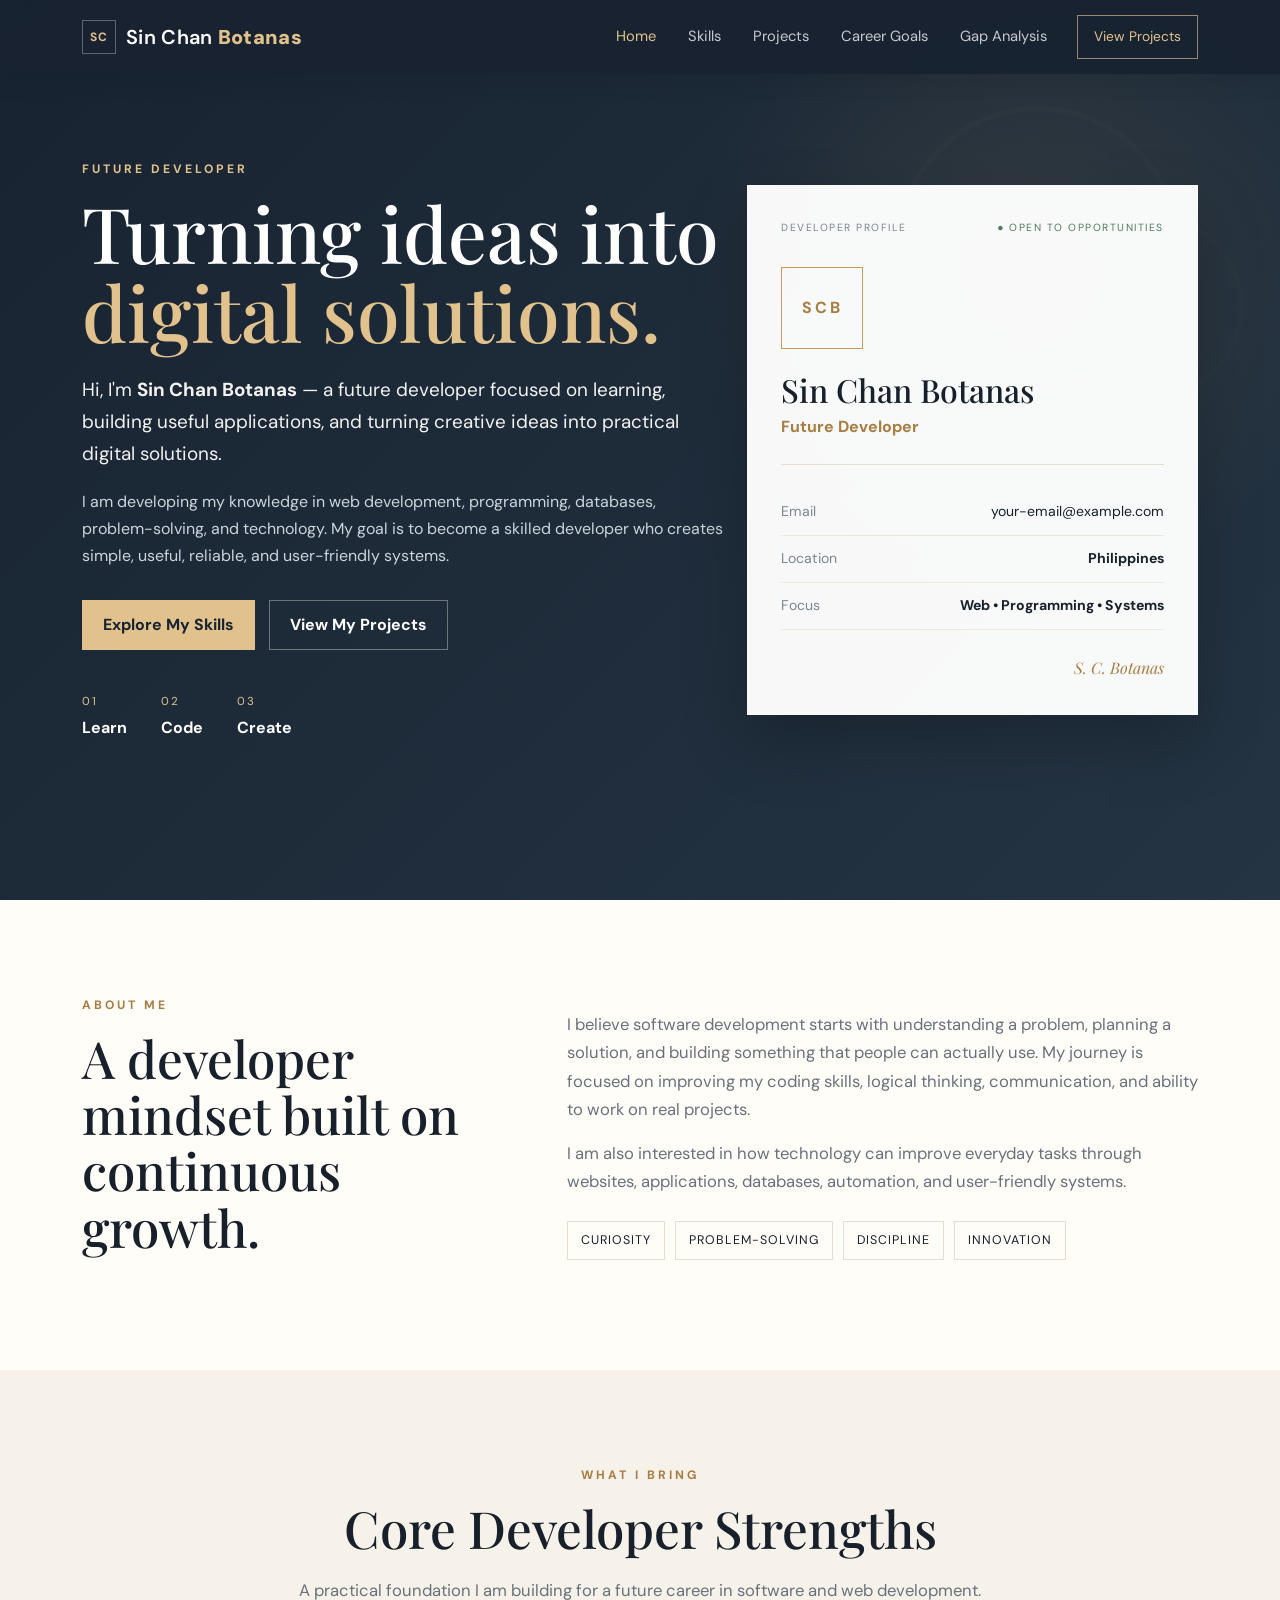
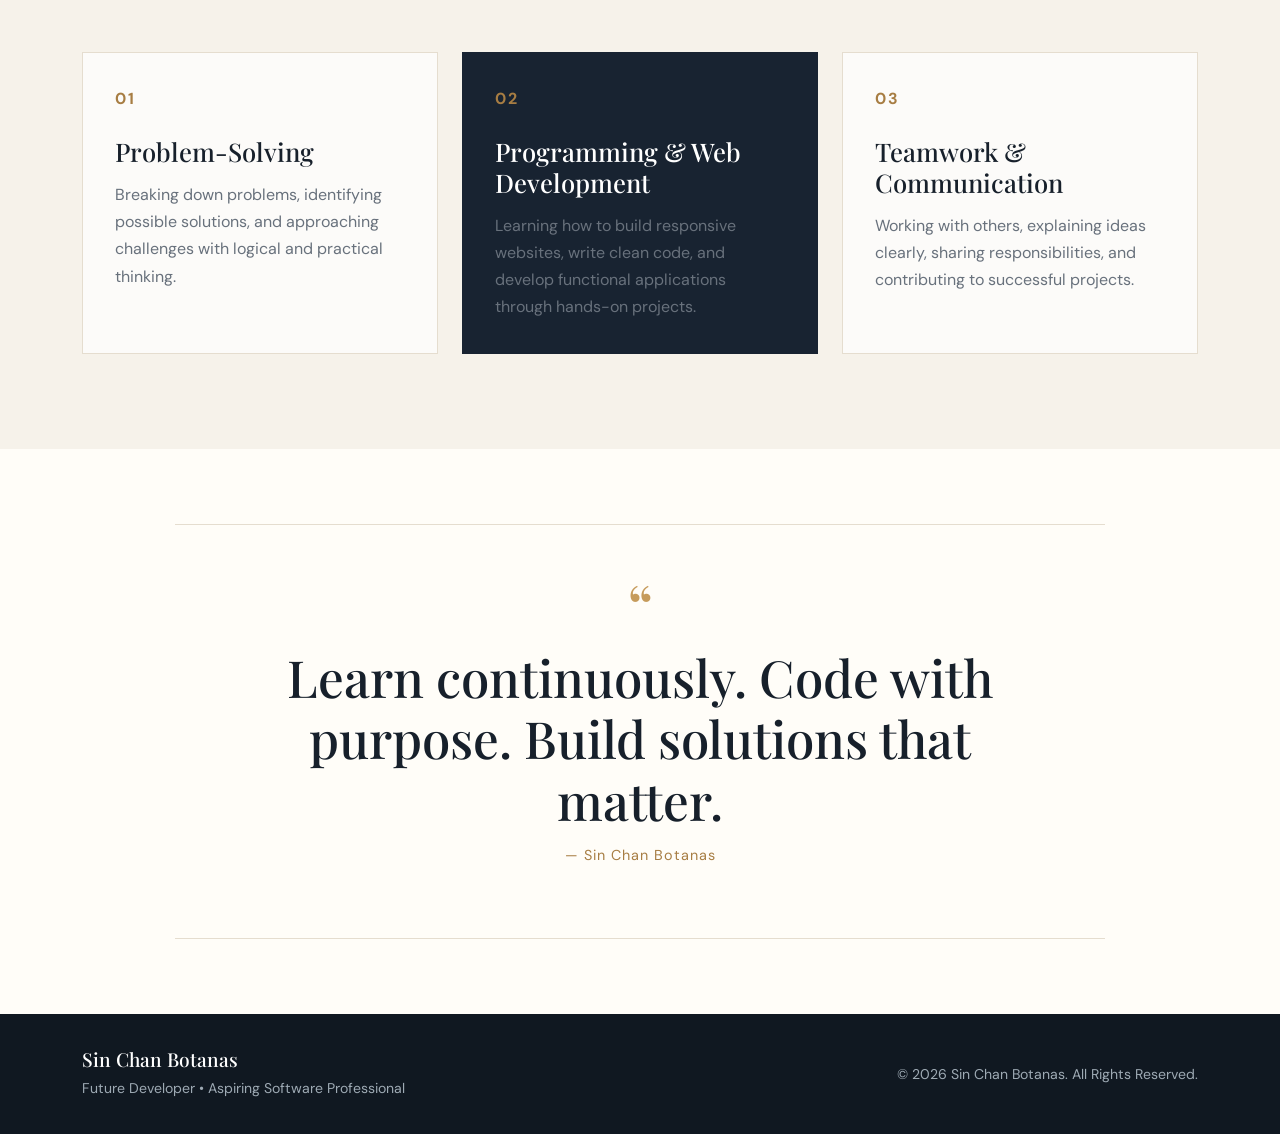
<file: index.html>
<!DOCTYPE html>
<html lang="en">
<head>
    <meta charset="UTF-8">
    <meta name="viewport" content="width=device-width, initial-scale=1.0">

    <title>Sin Chan Botanas | Future Developer</title>

    <link rel="preconnect" href="https://fonts.googleapis.com">
    <link rel="preconnect" href="https://fonts.gstatic.com" crossorigin>

    <link href="https://fonts.googleapis.com/css2?family=DM+Sans:wght@400;500;600;700&family=Playfair+Display:wght@600;700&display=swap" rel="stylesheet">

    <link href="https://cdn.jsdelivr.net/npm/bootstrap@5.3.3/dist/css/bootstrap.min.css" rel="stylesheet">

    <link rel="stylesheet" href="style.css">
</head>

<body>

    <!-- NAVIGATION -->
    <nav class="navbar navbar-expand-lg fixed-top">
        <div class="container">

            <a class="navbar-brand" href="index.html">
                <span class="brand-mark">SC</span>
                <span>Sin Chan <strong>Botanas</strong></span>
            </a>

            <button
                class="navbar-toggler"
                type="button"
                data-bs-toggle="collapse"
                data-bs-target="#navbarNav"
                aria-label="Toggle navigation">

                <span class="navbar-toggler-icon"></span>
            </button>

            <div class="collapse navbar-collapse" id="navbarNav">

                <ul class="navbar-nav ms-auto align-items-lg-center">

                    <li class="nav-item">
                        <a class="nav-link active" href="index.html">
                            Home
                        </a>
                    </li>

                    <li class="nav-item">
                        <a class="nav-link" href="skills.html">
                            Skills
                        </a>
                    </li>

                    <li class="nav-item">
                        <a class="nav-link" href="projects.html">
                            Projects
                        </a>
                    </li>

                    <li class="nav-item">
                        <a class="nav-link" href="career-goals.html">
                            Career Goals
                        </a>
                    </li>

                    <li class="nav-item">
                        <a class="nav-link" href="gap-analysis.html">
                            Gap Analysis
                        </a>
                    </li>

                </ul>

                <a href="projects.html" class="nav-cta">
                    View Projects
                </a>

            </div>
        </div>
    </nav>


    <!-- HERO SECTION -->
    <header class="hero-section">

        <div class="hero-glow hero-glow-one"></div>
        <div class="hero-glow hero-glow-two"></div>

        <div class="container position-relative">

            <div class="row align-items-center min-vh-100 py-5">

                <div class="col-lg-7">

                    <p class="eyebrow">
                        FUTURE DEVELOPER
                    </p>

                    <h1>
                        Turning ideas into
                        <span>digital solutions.</span>
                    </h1>

                    <p class="hero-tagline">
                        Hi, I'm <strong>Sin Chan Botanas</strong> —
                        a future developer focused on learning,
                        building useful applications, and turning
                        creative ideas into practical digital solutions.
                    </p>

                    <p class="hero-text">
                        I am developing my knowledge in web development,
                        programming, databases, problem-solving, and technology.
                        My goal is to become a skilled developer who creates
                        simple, useful, reliable, and user-friendly systems.
                    </p>

                    <div class="hero-buttons">

                        <a href="skills.html" class="btn btn-gold">
                            Explore My Skills
                        </a>

                        <a href="projects.html" class="btn btn-outline-light-custom">
                            View My Projects
                        </a>

                    </div>

                    <div class="mini-stats">

                        <div>
                            <span>01</span>
                            <strong>Learn</strong>
                        </div>

                        <div>
                            <span>02</span>
                            <strong>Code</strong>
                        </div>

                        <div>
                            <span>03</span>
                            <strong>Create</strong>
                        </div>

                    </div>

                </div>


                <div class="col-lg-5 mt-5 mt-lg-0">

                    <div class="executive-card">

                        <div class="card-topline">

                            <span>
                                DEVELOPER PROFILE
                            </span>

                            <span class="status-dot">
                                ● OPEN TO OPPORTUNITIES
                            </span>

                        </div>

                        <div class="profile-badge">
                            SCB
                        </div>

                        <h2>
                            Sin Chan Botanas
                        </h2>

                        <p class="profile-role">
                            Future Developer
                        </p>

                        <div class="profile-divider"></div>


                        <div class="profile-row">

                            <span>
                                Email
                            </span>

                            <a href="mailto:your-email@example.com">
                                your-email@example.com
                            </a>

                        </div>


                        <div class="profile-row">

                            <span>
                                Location
                            </span>

                            <strong>
                                Philippines
                            </strong>

                        </div>


                        <div class="profile-row">

                            <span>
                                Focus
                            </span>

                            <strong>
                                Web • Programming • Systems
                            </strong>

                        </div>


                        <div class="signature">
                            S. C. Botanas
                        </div>

                    </div>

                </div>

            </div>

        </div>

    </header>


    <!-- ABOUT -->
    <section class="section-padding about-section">

        <div class="container">

            <div class="row align-items-center g-5">

                <div class="col-lg-5">

                    <p class="eyebrow dark-eyebrow">
                        ABOUT ME
                    </p>

                    <h2 class="section-title">
                        A developer mindset built on continuous growth.
                    </h2>

                </div>


                <div class="col-lg-7">

                    <p class="section-description">
                        I believe software development starts with understanding
                        a problem, planning a solution, and building something
                        that people can actually use. My journey is focused on
                        improving my coding skills, logical thinking,
                        communication, and ability to work on real projects.
                    </p>

                    <p class="section-description">
                        I am also interested in how technology can improve
                        everyday tasks through websites, applications,
                        databases, automation, and user-friendly systems.
                    </p>


                    <div class="value-line">

                        <span>
                            Curiosity
                        </span>

                        <span>
                            Problem-Solving
                        </span>

                        <span>
                            Discipline
                        </span>

                        <span>
                            Innovation
                        </span>

                    </div>

                </div>

            </div>

        </div>

    </section>


    <!-- CORE STRENGTHS -->
    <section class="section-padding showcase-section">

        <div class="container">

            <div class="text-center mb-5">

                <p class="eyebrow dark-eyebrow">
                    WHAT I BRING
                </p>

                <h2 class="section-title">
                    Core Developer Strengths
                </h2>

                <p class="section-description mx-auto">
                    A practical foundation I am building for a future
                    career in software and web development.
                </p>

            </div>


            <div class="row g-4">

                <div class="col-md-4">

                    <article class="business-card">

                        <div class="card-number">
                            01
                        </div>

                        <h3>
                            Problem-Solving
                        </h3>

                        <p>
                            Breaking down problems, identifying possible
                            solutions, and approaching challenges with
                            logical and practical thinking.
                        </p>

                    </article>

                </div>


                <div class="col-md-4">

                    <article class="business-card business-card-featured">

                        <div class="card-number">
                            02
                        </div>

                        <h3>
                            Programming & Web Development
                        </h3>

                        <p>
                            Learning how to build responsive websites,
                            write clean code, and develop functional
                            applications through hands-on projects.
                        </p>

                    </article>

                </div>


                <div class="col-md-4">

                    <article class="business-card">

                        <div class="card-number">
                            03
                        </div>

                        <h3>
                            Teamwork & Communication
                        </h3>

                        <p>
                            Working with others, explaining ideas clearly,
                            sharing responsibilities, and contributing
                            to successful projects.
                        </p>

                    </article>

                </div>

            </div>

        </div>

    </section>


    <!-- QUOTE -->
    <section class="quote-section">

        <div class="container">

            <div class="quote-box">

                <p class="quote-mark">
                    “
                </p>

                <h2>
                    Learn continuously. Code with purpose.
                    Build solutions that matter.
                </h2>

                <p>
                    — Sin Chan Botanas
                </p>

            </div>

        </div>

    </section>


    <!-- FOOTER -->
    <footer class="footer">

        <div class="container">

            <div class="row align-items-center gy-3">

                <div class="col-md-6">

                    <h4>
                        Sin Chan Botanas
                    </h4>

                    <p>
                        Future Developer • Aspiring Software Professional
                    </p>

                </div>


                <div class="col-md-6 text-md-end">

                    <p class="mb-0">
                        © <span id="year"></span>
                        Sin Chan Botanas.
                        All Rights Reserved.
                    </p>

                </div>

            </div>

        </div>

    </footer>


    <script src="https://cdn.jsdelivr.net/npm/bootstrap@5.3.3/dist/js/bootstrap.bundle.min.js"></script>

    <script src="script.js"></script>

</body>
</html>
</file>
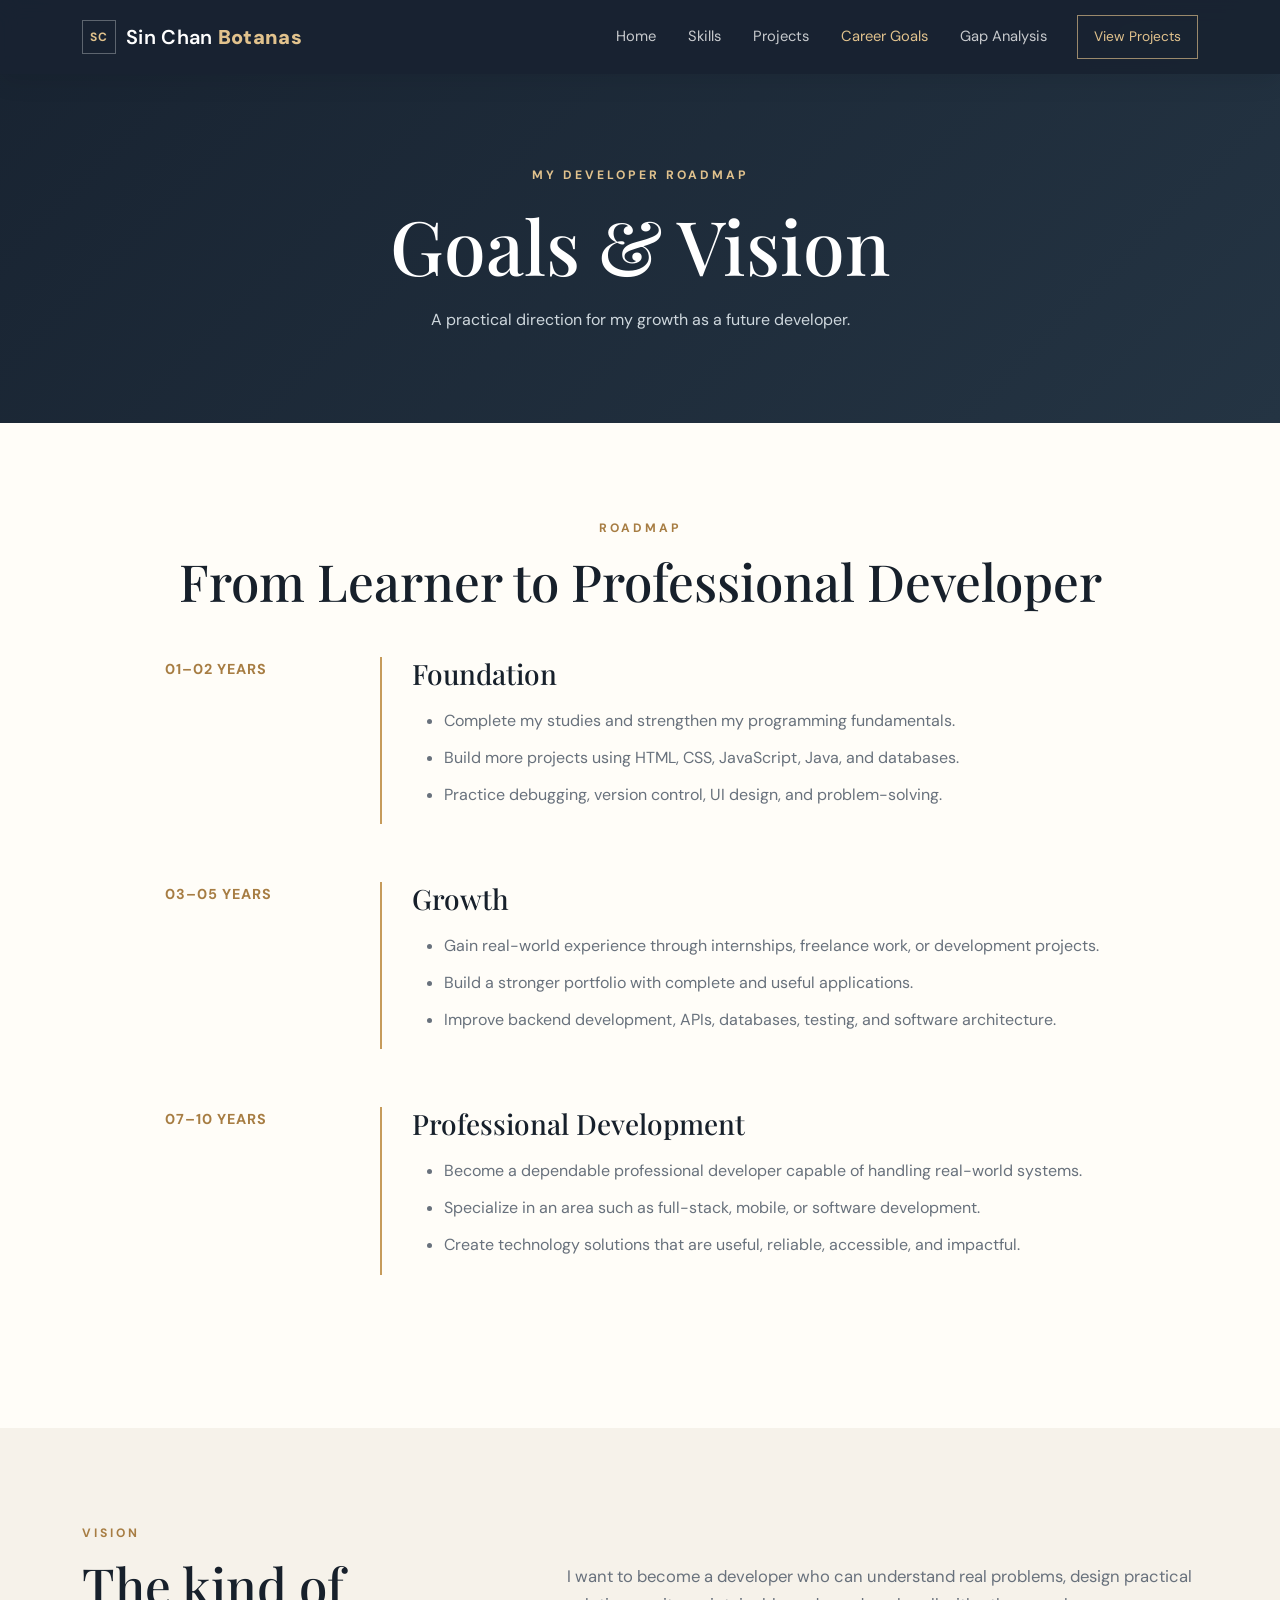
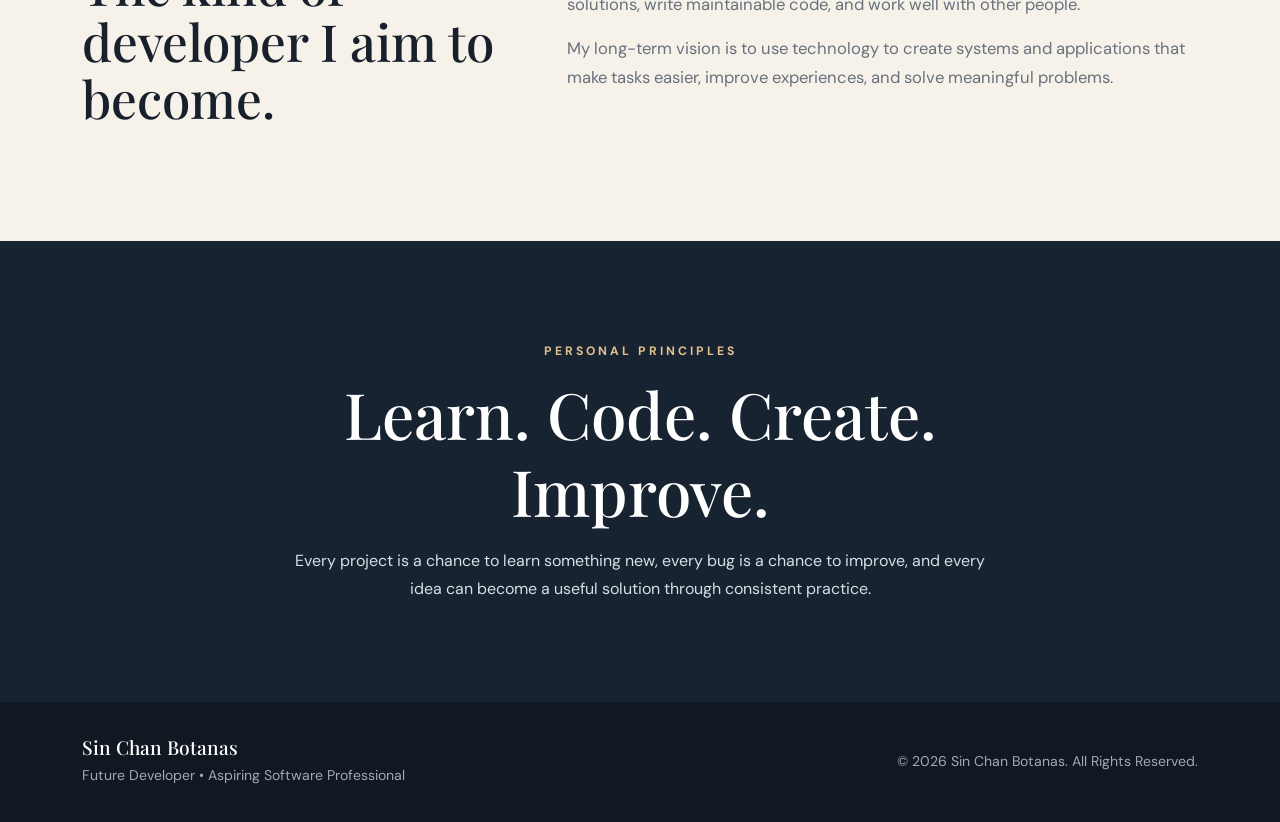
<file: career-goals.html>
<!DOCTYPE html>
<html lang="en">

<head>

    <meta charset="UTF-8">

    <meta name="viewport" content="width=device-width, initial-scale=1.0">

    <title>Career Goals | Sin Chan Botanas</title>

    <link rel="preconnect" href="https://fonts.googleapis.com">
    <link rel="preconnect" href="https://fonts.gstatic.com" crossorigin>

    <link href="https://fonts.googleapis.com/css2?family=DM+Sans:wght@400;500;600;700&family=Playfair+Display:wght@600;700&display=swap" rel="stylesheet">

    <link href="https://cdn.jsdelivr.net/npm/bootstrap@5.3.3/dist/css/bootstrap.min.css" rel="stylesheet">

    <link rel="stylesheet" href="style.css">

</head>


<body>


    <!-- NAVIGATION -->
    <nav class="navbar navbar-expand-lg fixed-top">

        <div class="container">

            <a class="navbar-brand" href="index.html">

                <span class="brand-mark">
                    SC
                </span>

                <span>
                    Sin Chan <strong>Botanas</strong>
                </span>

            </a>


            <button
                class="navbar-toggler"
                type="button"
                data-bs-toggle="collapse"
                data-bs-target="#navbarNav"
                aria-label="Toggle navigation">

                <span class="navbar-toggler-icon"></span>

            </button>


            <div class="collapse navbar-collapse" id="navbarNav">

                <ul class="navbar-nav ms-auto align-items-lg-center">

                    <li class="nav-item">

                        <a class="nav-link" href="index.html">
                            Home
                        </a>

                    </li>


                    <li class="nav-item">

                        <a class="nav-link" href="skills.html">
                            Skills
                        </a>

                    </li>


                    <li class="nav-item">

                        <a class="nav-link" href="projects.html">
                            Projects
                        </a>

                    </li>


                    <li class="nav-item">

                        <a class="nav-link active" href="career-goals.html">
                            Career Goals
                        </a>

                    </li>


                    <li class="nav-item">

                        <a class="nav-link" href="gap-analysis.html">
                            Gap Analysis
                        </a>

                    </li>

                </ul>


                <a href="projects.html" class="nav-cta">
                    View Projects
                </a>

            </div>

        </div>

    </nav>


    <!-- HEADER -->
    <header class="page-header">

        <div class="container text-center">

            <p class="eyebrow">
                MY DEVELOPER ROADMAP
            </p>

            <h1>
                Goals & Vision
            </h1>

            <p>
                A practical direction for my growth
                as a future developer.
            </p>

        </div>

    </header>


    <main>


        <!-- ROADMAP -->
        <section class="section-padding">

            <div class="container">

                <div class="text-center mb-5">

                    <p class="eyebrow dark-eyebrow">
                        ROADMAP
                    </p>

                    <h2 class="section-title">
                        From Learner to Professional Developer
                    </h2>

                </div>


                <div class="roadmap">


                    <!-- FOUNDATION -->
                    <div class="roadmap-item">

                        <span class="roadmap-year">
                            01–02 YEARS
                        </span>


                        <div class="roadmap-content">

                            <h3>
                                Foundation
                            </h3>

                            <ul>

                                <li>
                                    Complete my studies and strengthen
                                    my programming fundamentals.
                                </li>

                                <li>
                                    Build more projects using HTML,
                                    CSS, JavaScript, Java, and databases.
                                </li>

                                <li>
                                    Practice debugging, version control,
                                    UI design, and problem-solving.
                                </li>

                            </ul>

                        </div>

                    </div>


                    <!-- GROWTH -->
                    <div class="roadmap-item">

                        <span class="roadmap-year">
                            03–05 YEARS
                        </span>


                        <div class="roadmap-content">

                            <h3>
                                Growth
                            </h3>

                            <ul>

                                <li>
                                    Gain real-world experience through
                                    internships, freelance work,
                                    or development projects.
                                </li>

                                <li>
                                    Build a stronger portfolio with
                                    complete and useful applications.
                                </li>

                                <li>
                                    Improve backend development,
                                    APIs, databases, testing,
                                    and software architecture.
                                </li>

                            </ul>

                        </div>

                    </div>


                    <!-- PROFESSIONAL -->
                    <div class="roadmap-item">

                        <span class="roadmap-year">
                            07–10 YEARS
                        </span>


                        <div class="roadmap-content">

                            <h3>
                                Professional Development
                            </h3>

                            <ul>

                                <li>
                                    Become a dependable professional
                                    developer capable of handling
                                    real-world systems.
                                </li>

                                <li>
                                    Specialize in an area such as
                                    full-stack, mobile, or software
                                    development.
                                </li>

                                <li>
                                    Create technology solutions that
                                    are useful, reliable, accessible,
                                    and impactful.
                                </li>

                            </ul>

                        </div>

                    </div>


                </div>

            </div>

        </section>


        <!-- VISION -->
        <section class="section-padding light-band">

            <div class="container">

                <div class="row g-5 align-items-center">


                    <div class="col-lg-5">

                        <p class="eyebrow dark-eyebrow">
                            VISION
                        </p>

                        <h2 class="section-title">
                            The kind of developer I aim to become.
                        </h2>

                    </div>


                    <div class="col-lg-7">

                        <p class="section-description">

                            I want to become a developer who can
                            understand real problems, design practical
                            solutions, write maintainable code, and
                            work well with other people.

                        </p>


                        <p class="section-description">

                            My long-term vision is to use technology
                            to create systems and applications that
                            make tasks easier, improve experiences,
                            and solve meaningful problems.

                        </p>

                    </div>


                </div>

            </div>

        </section>


        <!-- MOTIVATION -->
        <section class="motivation-section">

            <div class="container text-center">

                <p class="eyebrow">
                    PERSONAL PRINCIPLES
                </p>

                <h2>
                    Learn. Code. Create. Improve.
                </h2>

                <p>

                    Every project is a chance to learn something new,
                    every bug is a chance to improve, and every idea
                    can become a useful solution through consistent
                    practice.

                </p>

            </div>

        </section>


    </main>


    <!-- FOOTER -->
    <footer class="footer">

        <div class="container">

            <div class="row align-items-center gy-3">


                <div class="col-md-6">

                    <h4>
                        Sin Chan Botanas
                    </h4>

                    <p>
                        Future Developer • Aspiring Software Professional
                    </p>

                </div>


                <div class="col-md-6 text-md-end">

                    <p class="mb-0">

                        © <span id="year"></span>
                        Sin Chan Botanas.
                        All Rights Reserved.

                    </p>

                </div>


            </div>

        </div>

    </footer>


    <script src="https://cdn.jsdelivr.net/npm/bootstrap@5.3.3/dist/js/bootstrap.bundle.min.js"></script>

    <script src="script.js"></script>

</body>
</html>
</file>
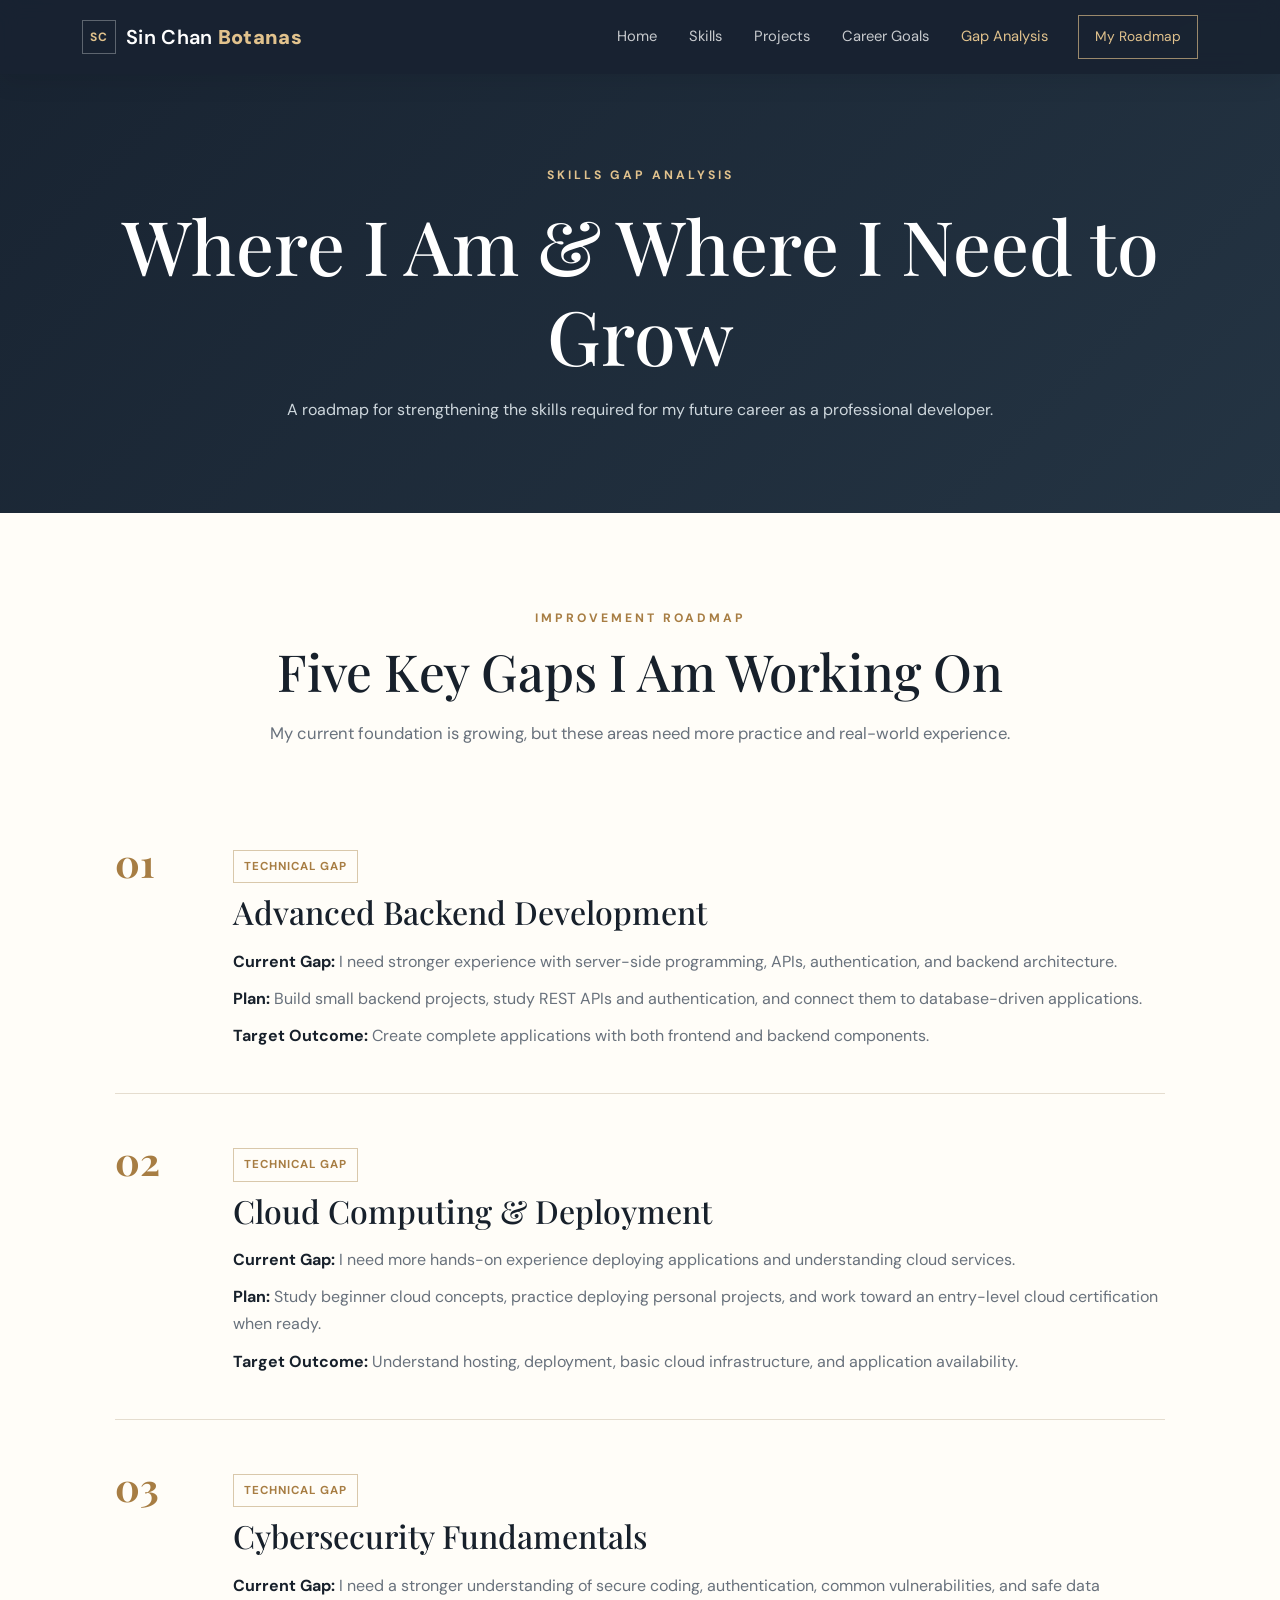
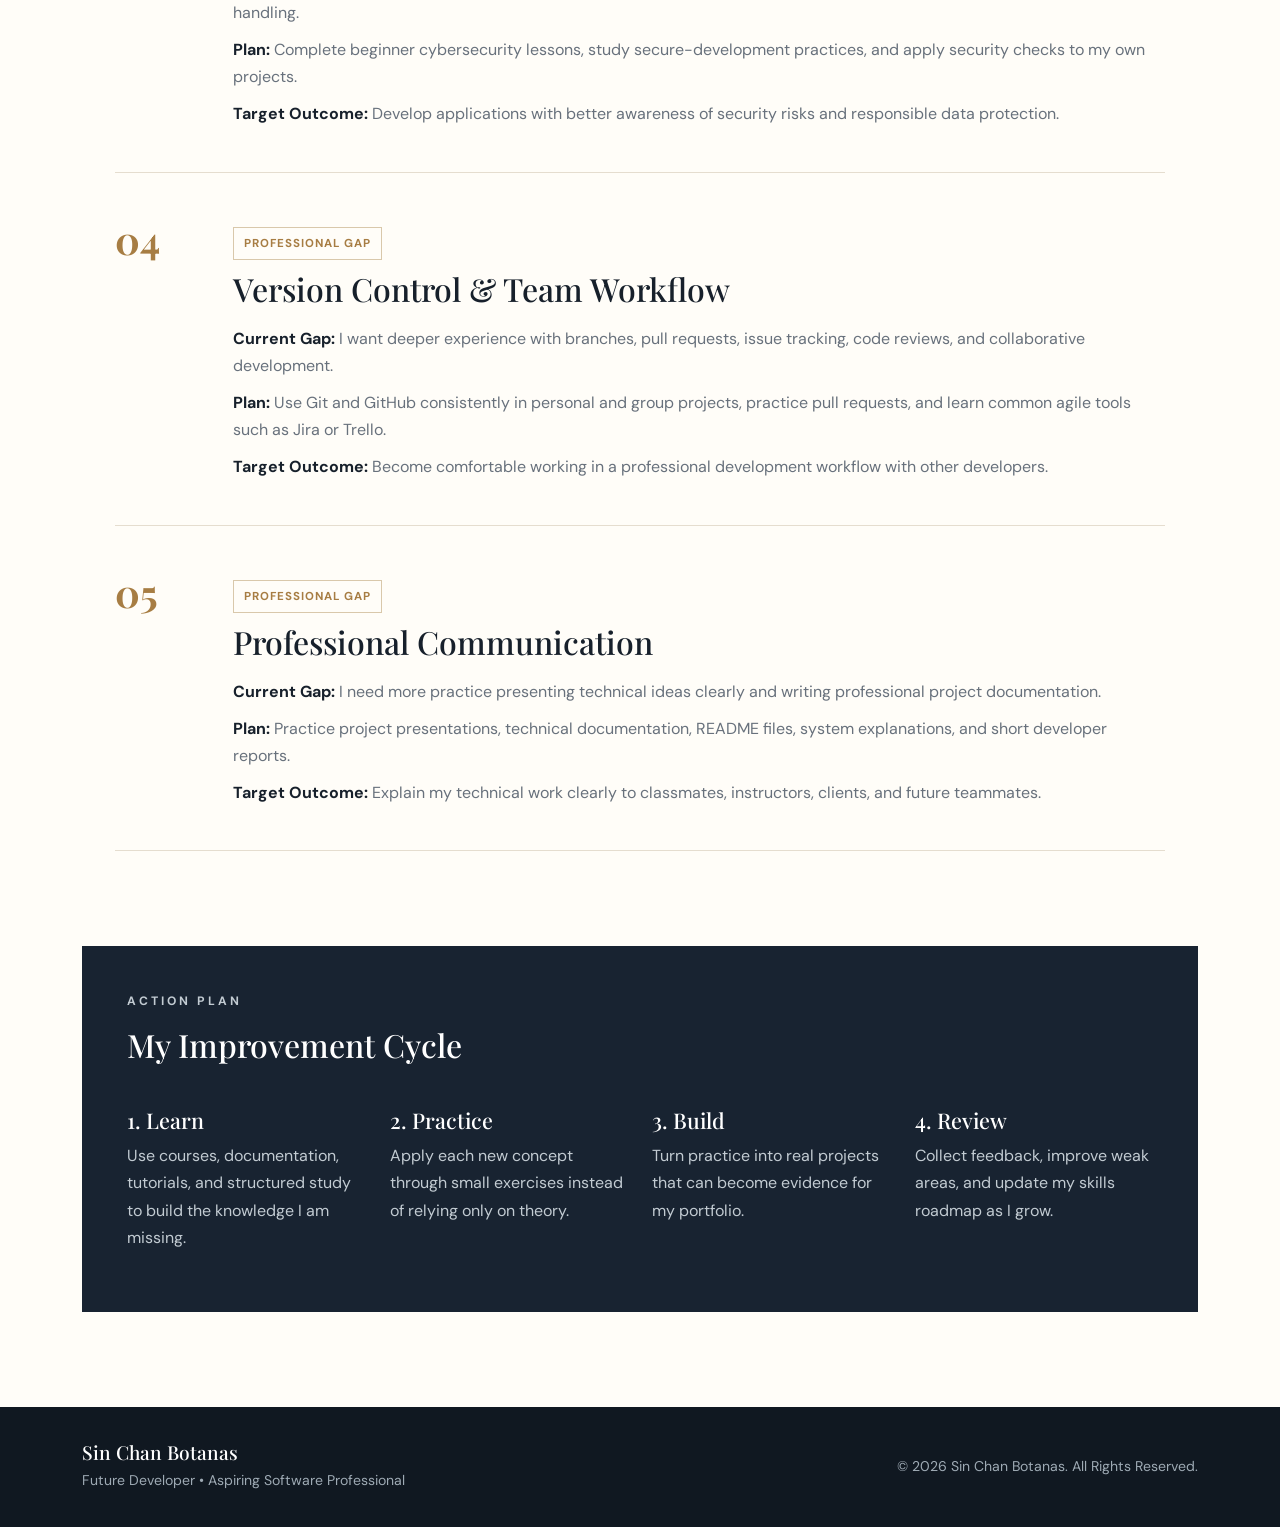
<file: gap-analysis.html>
<!DOCTYPE html>
<html lang="en">
<head>
    <meta charset="UTF-8">
    <meta name="viewport" content="width=device-width, initial-scale=1.0">
    <title>Gap Analysis | Sin Chan Botanas</title>

    <link rel="preconnect" href="https://fonts.googleapis.com">
    <link rel="preconnect" href="https://fonts.gstatic.com" crossorigin>
    <link href="https://fonts.googleapis.com/css2?family=DM+Sans:wght@400;500;600;700&family=Playfair+Display:wght@600;700&display=swap" rel="stylesheet">

    <link href="https://cdn.jsdelivr.net/npm/bootstrap@5.3.3/dist/css/bootstrap.min.css" rel="stylesheet">
    <link rel="stylesheet" href="style.css">
</head>

<body>
    <nav class="navbar navbar-expand-lg fixed-top">
        <div class="container">
            <a class="navbar-brand" href="index.html">
                <span class="brand-mark">SC</span>
                <span>Sin Chan <strong>Botanas</strong></span>
            </a>

            <button class="navbar-toggler" type="button" data-bs-toggle="collapse" data-bs-target="#navbarNav" aria-label="Toggle navigation">
                <span class="navbar-toggler-icon"></span>
            </button>

            <div class="collapse navbar-collapse" id="navbarNav">
                <ul class="navbar-nav ms-auto align-items-lg-center">
                    <li class="nav-item"><a class="nav-link" href="index.html">Home</a></li>
                    <li class="nav-item"><a class="nav-link" href="skills.html">Skills</a></li>
                    <li class="nav-item"><a class="nav-link" href="projects.html">Projects</a></li>
                    <li class="nav-item"><a class="nav-link" href="career-goals.html">Career Goals</a></li>
                    <li class="nav-item"><a class="nav-link active" href="gap-analysis.html">Gap Analysis</a></li>
                </ul>
                <a href="career-goals.html" class="nav-cta">My Roadmap</a>
            </div>
        </div>
    </nav>

    <header class="page-header">
        <div class="container text-center">
            <p class="eyebrow">SKILLS GAP ANALYSIS</p>
            <h1>Where I Am & Where I Need to Grow</h1>
            <p>A roadmap for strengthening the skills required for my future career as a professional developer.</p>
        </div>
    </header>

    <main class="section-padding">
        <div class="container">
            <div class="text-center mb-5">
                <p class="eyebrow dark-eyebrow">IMPROVEMENT ROADMAP</p>
                <h2 class="section-title">Five Key Gaps I Am Working On</h2>
                <p class="section-description mx-auto">
                    My current foundation is growing, but these areas need more practice and real-world experience.
                </p>
            </div>

            <div class="gap-list">
                <article class="gap-card">
                    <div class="gap-number">01</div>
                    <div class="gap-content">
                        <span class="skill-tag">Technical Gap</span>
                        <h2>Advanced Backend Development</h2>
                        <p><strong>Current Gap:</strong> I need stronger experience with server-side programming, APIs, authentication, and backend architecture.</p>
                        <p><strong>Plan:</strong> Build small backend projects, study REST APIs and authentication, and connect them to database-driven applications.</p>
                        <p><strong>Target Outcome:</strong> Create complete applications with both frontend and backend components.</p>
                    </div>
                </article>

                <article class="gap-card">
                    <div class="gap-number">02</div>
                    <div class="gap-content">
                        <span class="skill-tag">Technical Gap</span>
                        <h2>Cloud Computing & Deployment</h2>
                        <p><strong>Current Gap:</strong> I need more hands-on experience deploying applications and understanding cloud services.</p>
                        <p><strong>Plan:</strong> Study beginner cloud concepts, practice deploying personal projects, and work toward an entry-level cloud certification when ready.</p>
                        <p><strong>Target Outcome:</strong> Understand hosting, deployment, basic cloud infrastructure, and application availability.</p>
                    </div>
                </article>

                <article class="gap-card">
                    <div class="gap-number">03</div>
                    <div class="gap-content">
                        <span class="skill-tag">Technical Gap</span>
                        <h2>Cybersecurity Fundamentals</h2>
                        <p><strong>Current Gap:</strong> I need a stronger understanding of secure coding, authentication, common vulnerabilities, and safe data handling.</p>
                        <p><strong>Plan:</strong> Complete beginner cybersecurity lessons, study secure-development practices, and apply security checks to my own projects.</p>
                        <p><strong>Target Outcome:</strong> Develop applications with better awareness of security risks and responsible data protection.</p>
                    </div>
                </article>

                <article class="gap-card">
                    <div class="gap-number">04</div>
                    <div class="gap-content">
                        <span class="skill-tag">Professional Gap</span>
                        <h2>Version Control & Team Workflow</h2>
                        <p><strong>Current Gap:</strong> I want deeper experience with branches, pull requests, issue tracking, code reviews, and collaborative development.</p>
                        <p><strong>Plan:</strong> Use Git and GitHub consistently in personal and group projects, practice pull requests, and learn common agile tools such as Jira or Trello.</p>
                        <p><strong>Target Outcome:</strong> Become comfortable working in a professional development workflow with other developers.</p>
                    </div>
                </article>

                <article class="gap-card">
                    <div class="gap-number">05</div>
                    <div class="gap-content">
                        <span class="skill-tag">Professional Gap</span>
                        <h2>Professional Communication</h2>
                        <p><strong>Current Gap:</strong> I need more practice presenting technical ideas clearly and writing professional project documentation.</p>
                        <p><strong>Plan:</strong> Practice project presentations, technical documentation, README files, system explanations, and short developer reports.</p>
                        <p><strong>Target Outcome:</strong> Explain my technical work clearly to classmates, instructors, clients, and future teammates.</p>
                    </div>
                </article>
            </div>

            <section class="section-padding pb-0">
                <div class="business-panel">
                    <p class="eyebrow">ACTION PLAN</p>
                    <h2>My Improvement Cycle</h2>
                    <div class="row g-4 mt-2">
                        <div class="col-md-3">
                            <h4>1. Learn</h4>
                            <p>Use courses, documentation, tutorials, and structured study to build the knowledge I am missing.</p>
                        </div>
                        <div class="col-md-3">
                            <h4>2. Practice</h4>
                            <p>Apply each new concept through small exercises instead of relying only on theory.</p>
                        </div>
                        <div class="col-md-3">
                            <h4>3. Build</h4>
                            <p>Turn practice into real projects that can become evidence for my portfolio.</p>
                        </div>
                        <div class="col-md-3">
                            <h4>4. Review</h4>
                            <p>Collect feedback, improve weak areas, and update my skills roadmap as I grow.</p>
                        </div>
                    </div>
                </div>
            </section>
        </div>
    </main>

    <footer class="footer">
        <div class="container">
            <div class="row align-items-center gy-3">
                <div class="col-md-6">
                    <h4>Sin Chan Botanas</h4>
                    <p>Future Developer • Aspiring Software Professional</p>
                </div>
                <div class="col-md-6 text-md-end">
                    <p class="mb-0">© <span id="year"></span> Sin Chan Botanas. All Rights Reserved.</p>
                </div>
            </div>
        </div>
    </footer>

    <script src="https://cdn.jsdelivr.net/npm/bootstrap@5.3.3/dist/js/bootstrap.bundle.min.js"></script>
    <script src="script.js"></script>
</body>
</html>
</file>
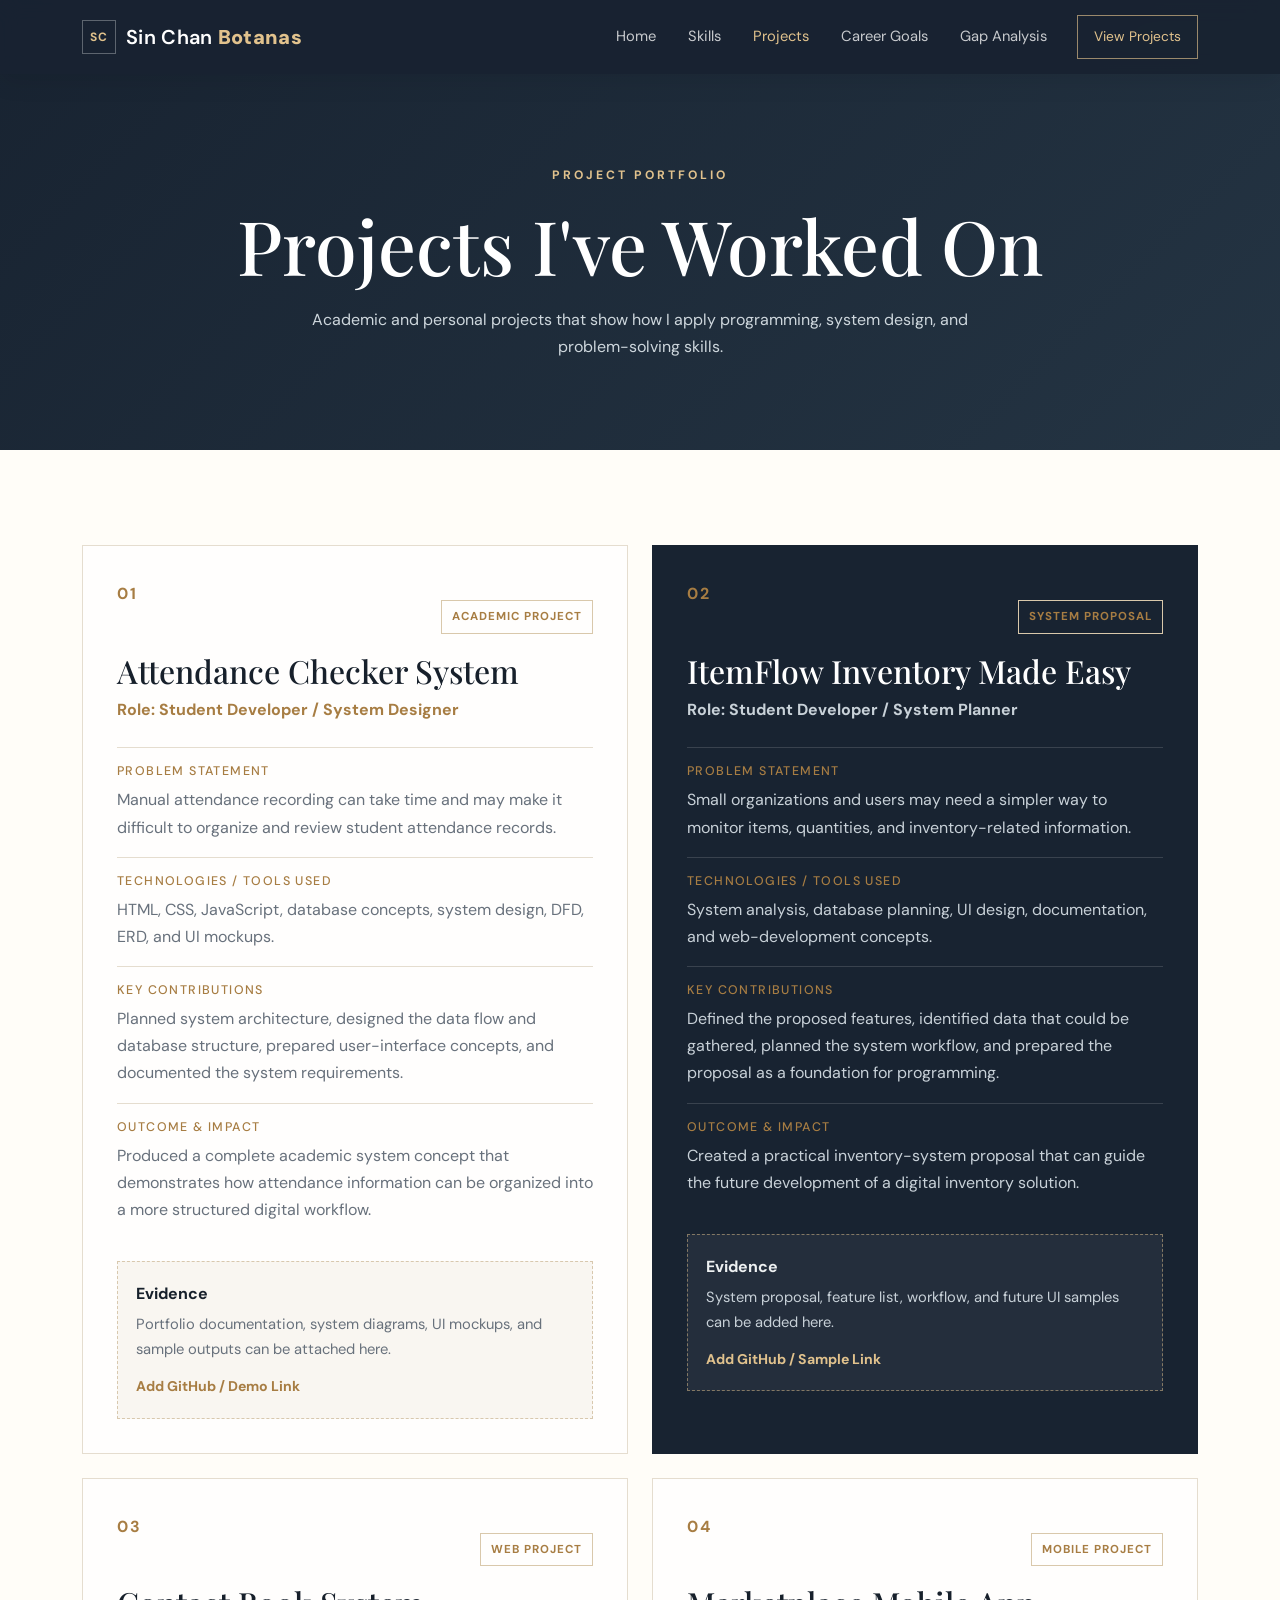
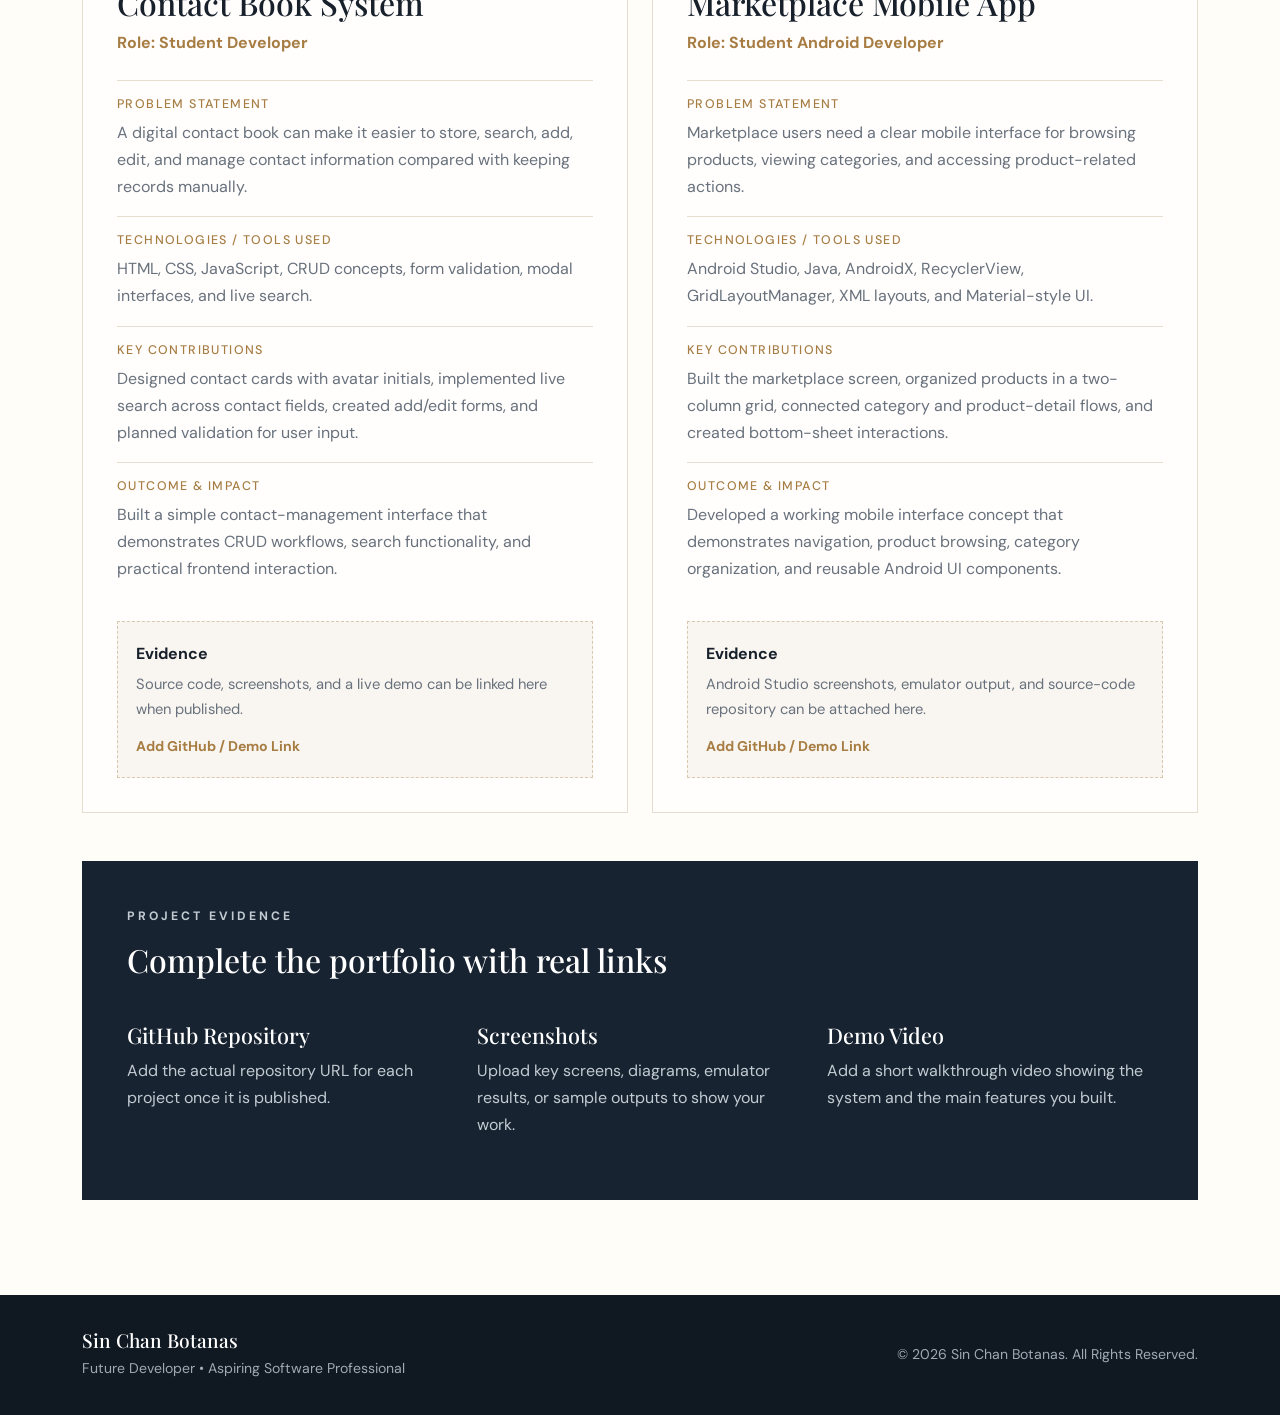
<file: projects.html>
<!DOCTYPE html>
<html lang="en">
<head>
    <meta charset="UTF-8">
    <meta name="viewport" content="width=device-width, initial-scale=1.0">
    <title>Projects | Sin Chan Botanas</title>

    <link rel="preconnect" href="https://fonts.googleapis.com">
    <link rel="preconnect" href="https://fonts.gstatic.com" crossorigin>
    <link href="https://fonts.googleapis.com/css2?family=DM+Sans:wght@400;500;600;700&family=Playfair+Display:wght@600;700&display=swap" rel="stylesheet">

    <link href="https://cdn.jsdelivr.net/npm/bootstrap@5.3.3/dist/css/bootstrap.min.css" rel="stylesheet">
    <link rel="stylesheet" href="style.css">
</head>

<body>
    <nav class="navbar navbar-expand-lg fixed-top">
        <div class="container">
            <a class="navbar-brand" href="index.html">
                <span class="brand-mark">SC</span>
                <span>Sin Chan <strong>Botanas</strong></span>
            </a>

            <button class="navbar-toggler" type="button" data-bs-toggle="collapse" data-bs-target="#navbarNav" aria-label="Toggle navigation">
                <span class="navbar-toggler-icon"></span>
            </button>

            <div class="collapse navbar-collapse" id="navbarNav">
                <ul class="navbar-nav ms-auto align-items-lg-center">
                    <li class="nav-item"><a class="nav-link" href="index.html">Home</a></li>
                    <li class="nav-item"><a class="nav-link" href="skills.html">Skills</a></li>
                    <li class="nav-item"><a class="nav-link active" href="projects.html">Projects</a></li>
                    <li class="nav-item"><a class="nav-link" href="career-goals.html">Career Goals</a></li>
                    <li class="nav-item"><a class="nav-link" href="gap-analysis.html">Gap Analysis</a></li>
                </ul>
                <a href="projects.html" class="nav-cta">View Projects</a>
            </div>
        </div>
    </nav>

    <header class="page-header">
        <div class="container text-center">
            <p class="eyebrow">PROJECT PORTFOLIO</p>
            <h1>Projects I've Worked On</h1>
            <p>Academic and personal projects that show how I apply programming, system design, and problem-solving skills.</p>
        </div>
    </header>

    <main class="section-padding">
        <div class="container">
            <div class="row g-4">

                <div class="col-lg-6">
                    <article class="project-card">
                        <div class="project-top">
                            <span class="card-number">01</span>
                            <span class="skill-tag">Academic Project</span>
                        </div>
                        <h2>Attendance Checker System</h2>
                        <p class="project-role">Role: Student Developer / System Designer</p>

                        <div class="project-block">
                            <h4>Problem Statement</h4>
                            <p>
                                Manual attendance recording can take time and may make it difficult to organize
                                and review student attendance records.
                            </p>
                        </div>

                        <div class="project-block">
                            <h4>Technologies / Tools Used</h4>
                            <p>HTML, CSS, JavaScript, database concepts, system design, DFD, ERD, and UI mockups.</p>
                        </div>

                        <div class="project-block">
                            <h4>Key Contributions</h4>
                            <p>
                                Planned system architecture, designed the data flow and database structure,
                                prepared user-interface concepts, and documented the system requirements.
                            </p>
                        </div>

                        <div class="project-block">
                            <h4>Outcome & Impact</h4>
                            <p>
                                Produced a complete academic system concept that demonstrates how attendance
                                information can be organized into a more structured digital workflow.
                            </p>
                        </div>

                        <div class="evidence-box">
                            <strong>Evidence</strong>
                            <p>Portfolio documentation, system diagrams, UI mockups, and sample outputs can be attached here.</p>
                            <a href="#" class="evidence-link" onclick="return false;">Add GitHub / Demo Link</a>
                        </div>
                    </article>
                </div>

                <div class="col-lg-6">
                    <article class="project-card project-card-featured">
                        <div class="project-top">
                            <span class="card-number">02</span>
                            <span class="skill-tag">System Proposal</span>
                        </div>
                        <h2>ItemFlow Inventory Made Easy</h2>
                        <p class="project-role">Role: Student Developer / System Planner</p>

                        <div class="project-block">
                            <h4>Problem Statement</h4>
                            <p>
                                Small organizations and users may need a simpler way to monitor items,
                                quantities, and inventory-related information.
                            </p>
                        </div>

                        <div class="project-block">
                            <h4>Technologies / Tools Used</h4>
                            <p>System analysis, database planning, UI design, documentation, and web-development concepts.</p>
                        </div>

                        <div class="project-block">
                            <h4>Key Contributions</h4>
                            <p>
                                Defined the proposed features, identified data that could be gathered,
                                planned the system workflow, and prepared the proposal as a foundation for programming.
                            </p>
                        </div>

                        <div class="project-block">
                            <h4>Outcome & Impact</h4>
                            <p>
                                Created a practical inventory-system proposal that can guide the future development
                                of a digital inventory solution.
                            </p>
                        </div>

                        <div class="evidence-box">
                            <strong>Evidence</strong>
                            <p>System proposal, feature list, workflow, and future UI samples can be added here.</p>
                            <a href="#" class="evidence-link" onclick="return false;">Add GitHub / Sample Link</a>
                        </div>
                    </article>
                </div>

                <div class="col-lg-6">
                    <article class="project-card">
                        <div class="project-top">
                            <span class="card-number">03</span>
                            <span class="skill-tag">Web Project</span>
                        </div>
                        <h2>Contact Book System</h2>
                        <p class="project-role">Role: Student Developer</p>

                        <div class="project-block">
                            <h4>Problem Statement</h4>
                            <p>
                                A digital contact book can make it easier to store, search, add, edit,
                                and manage contact information compared with keeping records manually.
                            </p>
                        </div>

                        <div class="project-block">
                            <h4>Technologies / Tools Used</h4>
                            <p>HTML, CSS, JavaScript, CRUD concepts, form validation, modal interfaces, and live search.</p>
                        </div>

                        <div class="project-block">
                            <h4>Key Contributions</h4>
                            <p>
                                Designed contact cards with avatar initials, implemented live search across
                                contact fields, created add/edit forms, and planned validation for user input.
                            </p>
                        </div>

                        <div class="project-block">
                            <h4>Outcome & Impact</h4>
                            <p>
                                Built a simple contact-management interface that demonstrates CRUD workflows,
                                search functionality, and practical frontend interaction.
                            </p>
                        </div>

                        <div class="evidence-box">
                            <strong>Evidence</strong>
                            <p>Source code, screenshots, and a live demo can be linked here when published.</p>
                            <a href="#" class="evidence-link" onclick="return false;">Add GitHub / Demo Link</a>
                        </div>
                    </article>
                </div>

                <div class="col-lg-6">
                    <article class="project-card">
                        <div class="project-top">
                            <span class="card-number">04</span>
                            <span class="skill-tag">Mobile Project</span>
                        </div>
                        <h2>Marketplace Mobile App</h2>
                        <p class="project-role">Role: Student Android Developer</p>

                        <div class="project-block">
                            <h4>Problem Statement</h4>
                            <p>
                                Marketplace users need a clear mobile interface for browsing products,
                                viewing categories, and accessing product-related actions.
                            </p>
                        </div>

                        <div class="project-block">
                            <h4>Technologies / Tools Used</h4>
                            <p>Android Studio, Java, AndroidX, RecyclerView, GridLayoutManager, XML layouts, and Material-style UI.</p>
                        </div>

                        <div class="project-block">
                            <h4>Key Contributions</h4>
                            <p>
                                Built the marketplace screen, organized products in a two-column grid,
                                connected category and product-detail flows, and created bottom-sheet interactions.
                            </p>
                        </div>

                        <div class="project-block">
                            <h4>Outcome & Impact</h4>
                            <p>
                                Developed a working mobile interface concept that demonstrates navigation,
                                product browsing, category organization, and reusable Android UI components.
                            </p>
                        </div>

                        <div class="evidence-box">
                            <strong>Evidence</strong>
                            <p>Android Studio screenshots, emulator output, and source-code repository can be attached here.</p>
                            <a href="#" class="evidence-link" onclick="return false;">Add GitHub / Demo Link</a>
                        </div>
                    </article>
                </div>
            </div>

            <section class="business-panel mt-5">
                <p class="eyebrow">PROJECT EVIDENCE</p>
                <h2>Complete the portfolio with real links</h2>
                <div class="row g-4 mt-2">
                    <div class="col-md-4">
                        <h4>GitHub Repository</h4>
                        <p>Add the actual repository URL for each project once it is published.</p>
                    </div>
                    <div class="col-md-4">
                        <h4>Screenshots</h4>
                        <p>Upload key screens, diagrams, emulator results, or sample outputs to show your work.</p>
                    </div>
                    <div class="col-md-4">
                        <h4>Demo Video</h4>
                        <p>Add a short walkthrough video showing the system and the main features you built.</p>
                    </div>
                </div>
            </section>
        </div>
    </main>

    <footer class="footer">
        <div class="container">
            <div class="row align-items-center gy-3">
                <div class="col-md-6">
                    <h4>Sin Chan Botanas</h4>
                    <p>Future Developer • Aspiring Software Professional</p>
                </div>
                <div class="col-md-6 text-md-end">
                    <p class="mb-0">© <span id="year"></span> Sin Chan Botanas. All Rights Reserved.</p>
                </div>
            </div>
        </div>
    </footer>

    <script src="https://cdn.jsdelivr.net/npm/bootstrap@5.3.3/dist/js/bootstrap.bundle.min.js"></script>
    <script src="script.js"></script>
</body>
</html>
</file>
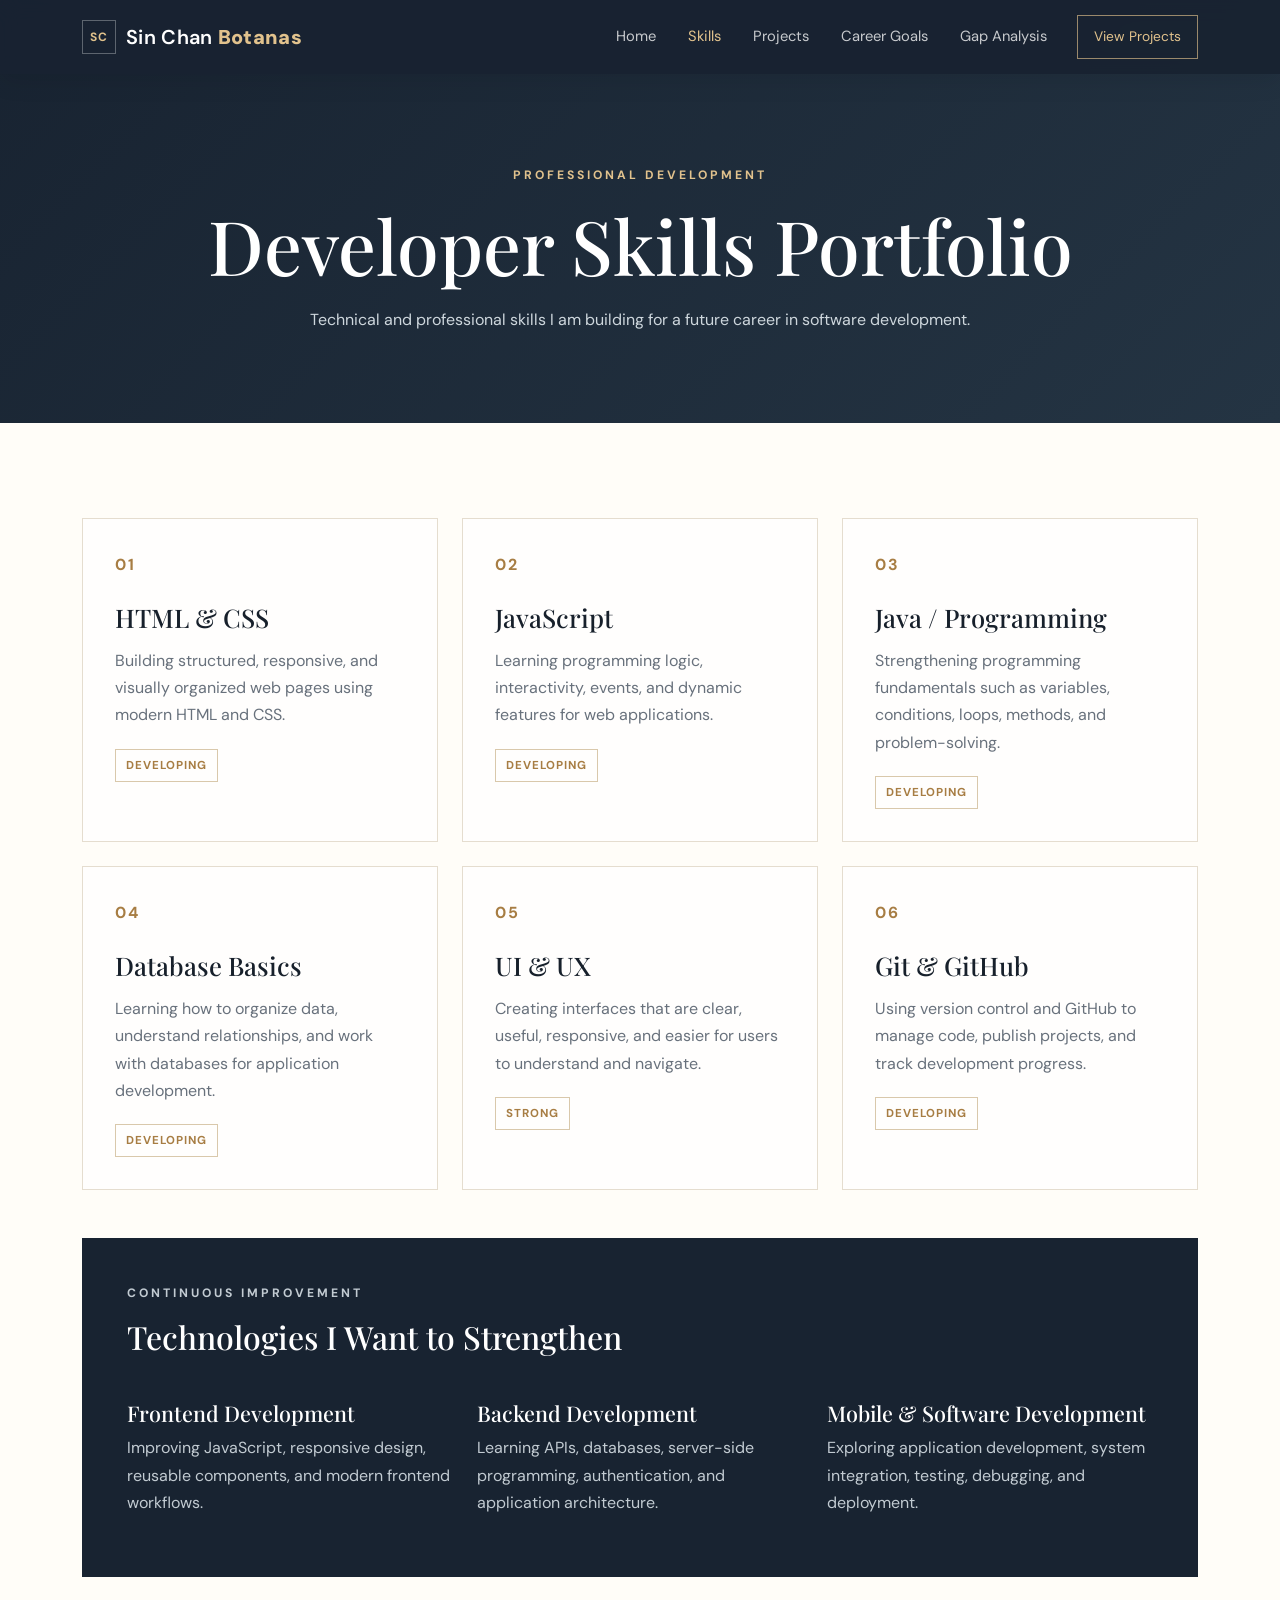
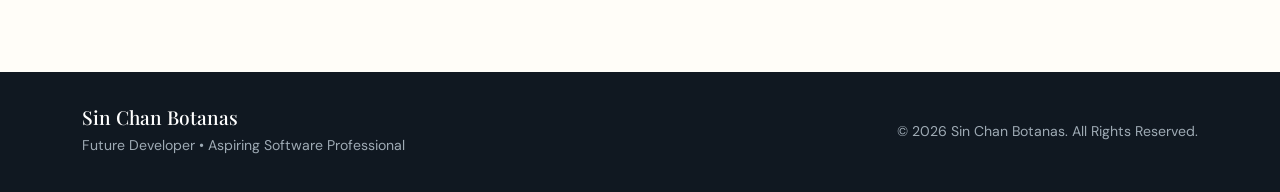
<file: skills.html>
<!DOCTYPE html>
<html lang="en">

<head>

    <meta charset="UTF-8">

    <meta name="viewport" content="width=device-width, initial-scale=1.0">

    <title>Skills | Sin Chan Botanas</title>

    <link rel="preconnect" href="https://fonts.googleapis.com">
    <link rel="preconnect" href="https://fonts.gstatic.com" crossorigin>

    <link href="https://fonts.googleapis.com/css2?family=DM+Sans:wght@400;500;600;700&family=Playfair+Display:wght@600;700&display=swap" rel="stylesheet">

    <link href="https://cdn.jsdelivr.net/npm/bootstrap@5.3.3/dist/css/bootstrap.min.css" rel="stylesheet">

    <link rel="stylesheet" href="style.css">

</head>


<body>


    <!-- NAVIGATION -->
    <nav class="navbar navbar-expand-lg fixed-top">

        <div class="container">

            <a class="navbar-brand" href="index.html">

                <span class="brand-mark">
                    SC
                </span>

                <span>
                    Sin Chan <strong>Botanas</strong>
                </span>

            </a>


            <button
                class="navbar-toggler"
                type="button"
                data-bs-toggle="collapse"
                data-bs-target="#navbarNav"
                aria-label="Toggle navigation">

                <span class="navbar-toggler-icon"></span>

            </button>


            <div class="collapse navbar-collapse" id="navbarNav">

                <ul class="navbar-nav ms-auto align-items-lg-center">

                    <li class="nav-item">
                        <a class="nav-link" href="index.html">
                            Home
                        </a>
                    </li>

                    <li class="nav-item">
                        <a class="nav-link active" href="skills.html">
                            Skills
                        </a>
                    </li>

                    <li class="nav-item">
                        <a class="nav-link" href="projects.html">
                            Projects
                        </a>
                    </li>

                    <li class="nav-item">
                        <a class="nav-link" href="career-goals.html">
                            Career Goals
                        </a>
                    </li>

                    <li class="nav-item">
                        <a class="nav-link" href="gap-analysis.html">
                            Gap Analysis
                        </a>
                    </li>

                </ul>


                <a href="projects.html" class="nav-cta">
                    View Projects
                </a>

            </div>

        </div>

    </nav>


    <!-- HEADER -->
    <header class="page-header">

        <div class="container text-center">

            <p class="eyebrow">
                PROFESSIONAL DEVELOPMENT
            </p>

            <h1>
                Developer Skills Portfolio
            </h1>

            <p>
                Technical and professional skills I am building
                for a future career in software development.
            </p>

        </div>

    </header>


    <!-- SKILLS -->
    <main class="section-padding">

        <div class="container">

            <div class="row g-4">


                <!-- HTML CSS -->
                <div class="col-md-6 col-lg-4">

                    <article class="business-card">

                        <div class="card-number">
                            01
                        </div>

                        <h3>
                            HTML & CSS
                        </h3>

                        <p>
                            Building structured, responsive, and visually
                            organized web pages using modern HTML and CSS.
                        </p>

                        <span class="skill-tag">
                            Developing
                        </span>

                    </article>

                </div>


                <!-- JAVASCRIPT -->
                <div class="col-md-6 col-lg-4">

                    <article class="business-card">

                        <div class="card-number">
                            02
                        </div>

                        <h3>
                            JavaScript
                        </h3>

                        <p>
                            Learning programming logic, interactivity,
                            events, and dynamic features for web applications.
                        </p>

                        <span class="skill-tag">
                            Developing
                        </span>

                    </article>

                </div>


                <!-- JAVA -->
                <div class="col-md-6 col-lg-4">

                    <article class="business-card">

                        <div class="card-number">
                            03
                        </div>

                        <h3>
                            Java / Programming
                        </h3>

                        <p>
                            Strengthening programming fundamentals such as
                            variables, conditions, loops, methods, and
                            problem-solving.
                        </p>

                        <span class="skill-tag">
                            Developing
                        </span>

                    </article>

                </div>


                <!-- DATABASE -->
                <div class="col-md-6 col-lg-4">

                    <article class="business-card">

                        <div class="card-number">
                            04
                        </div>

                        <h3>
                            Database Basics
                        </h3>

                        <p>
                            Learning how to organize data, understand
                            relationships, and work with databases
                            for application development.
                        </p>

                        <span class="skill-tag">
                            Developing
                        </span>

                    </article>

                </div>


                <!-- UI UX -->
                <div class="col-md-6 col-lg-4">

                    <article class="business-card">

                        <div class="card-number">
                            05
                        </div>

                        <h3>
                            UI & UX
                        </h3>

                        <p>
                            Creating interfaces that are clear, useful,
                            responsive, and easier for users to understand
                            and navigate.
                        </p>

                        <span class="skill-tag">
                            Strong
                        </span>

                    </article>

                </div>


                <!-- GITHUB -->
                <div class="col-md-6 col-lg-4">

                    <article class="business-card">

                        <div class="card-number">
                            06
                        </div>

                        <h3>
                            Git & GitHub
                        </h3>

                        <p>
                            Using version control and GitHub to manage code,
                            publish projects, and track development progress.
                        </p>

                        <span class="skill-tag">
                            Developing
                        </span>

                    </article>

                </div>

            </div>


            <!-- CONTINUOUS IMPROVEMENT -->
            <section class="business-panel mt-5">

                <p class="eyebrow">
                    CONTINUOUS IMPROVEMENT
                </p>

                <h2>
                    Technologies I Want to Strengthen
                </h2>


                <div class="row g-4 mt-2">


                    <div class="col-md-4">

                        <h4>
                            Frontend Development
                        </h4>

                        <p>
                            Improving JavaScript, responsive design,
                            reusable components, and modern frontend
                            workflows.
                        </p>

                    </div>


                    <div class="col-md-4">

                        <h4>
                            Backend Development
                        </h4>

                        <p>
                            Learning APIs, databases, server-side
                            programming, authentication, and application
                            architecture.
                        </p>

                    </div>


                    <div class="col-md-4">

                        <h4>
                            Mobile & Software Development
                        </h4>

                        <p>
                            Exploring application development,
                            system integration, testing, debugging,
                            and deployment.
                        </p>

                    </div>


                </div>

            </section>

        </div>

    </main>


    <!-- FOOTER -->
    <footer class="footer">

        <div class="container">

            <div class="row align-items-center gy-3">

                <div class="col-md-6">

                    <h4>
                        Sin Chan Botanas
                    </h4>

                    <p>
                        Future Developer • Aspiring Software Professional
                    </p>

                </div>


                <div class="col-md-6 text-md-end">

                    <p class="mb-0">

                        © <span id="year"></span>
                        Sin Chan Botanas.
                        All Rights Reserved.

                    </p>

                </div>

            </div>

        </div>

    </footer>


    <script src="https://cdn.jsdelivr.net/npm/bootstrap@5.3.3/dist/js/bootstrap.bundle.min.js"></script>

    <script src="script.js"></script>

</body>
</html>
</file>
<file: style.css>
:root {
    --ink: #17202b;
    --muted: #68717c;
    --cream: #f6f2ea;
    --paper: #fffdf8;
    --gold: #c69b5b;
    --gold-dark: #a77d43;
    --line: #e5ddcf;
    --navy: #182331;
    --navy-soft: #243443;
    --white: #ffffff;
}

* { margin: 0; padding: 0; box-sizing: border-box; }
html { scroll-behavior: smooth; }
body {
    font-family: "DM Sans", sans-serif;
    color: var(--ink);
    background: var(--paper);
    line-height: 1.7;
}
h1, h2, h3, h4 { font-family: "Playfair Display", serif; }
a { text-decoration: none; }

.navbar {
    background: rgba(24, 35, 49, 0.96);
    backdrop-filter: blur(10px);
    padding: 15px 0;
    box-shadow: 0 8px 25px rgba(0, 0, 0, 0.08);
}
.navbar-brand {
    display: inline-flex;
    align-items: center;
    gap: 10px;
    color: var(--white);
    font-weight: 600;
    letter-spacing: .3px;
}
.navbar-brand strong { color: #e1c28d; }
.brand-mark {
    width: 34px;
    height: 34px;
    display: inline-flex;
    justify-content: center;
    align-items: center;
    border: 1px solid rgba(255,255,255,.3);
    color: #e1c28d;
    font-size: .75rem;
    font-weight: 700;
    letter-spacing: 1px;
}
.nav-link {
    color: rgba(255,255,255,.76) !important;
    margin-left: 16px;
    font-size: .92rem;
    transition: .25s ease;
}
.nav-link:hover, .nav-link.active { color: #e1c28d !important; }
.nav-cta {
    display: inline-block;
    margin-left: 22px;
    padding: 9px 16px;
    border: 1px solid rgba(225,194,141,.65);
    color: #e1c28d;
    font-size: .86rem;
    transition: .25s ease;
}
.nav-cta:hover { background: #e1c28d; color: var(--navy); }

.hero-section {
    position: relative;
    overflow: hidden;
    background:
        radial-gradient(circle at 80% 30%, rgba(198,155,91,.12), transparent 28%),
        linear-gradient(135deg, var(--navy), var(--navy-soft));
    color: var(--white);
}
.hero-glow {
    position: absolute;
    border-radius: 50%;
    filter: blur(2px);
    pointer-events: none;
}
.hero-glow-one {
    width: 280px;
    height: 280px;
    border: 1px solid rgba(225,194,141,.16);
    right: 8%;
    top: 12%;
}
.hero-glow-two {
    width: 180px;
    height: 180px;
    border: 1px solid rgba(225,194,141,.10);
    right: 3%;
    top: 24%;
}
.eyebrow {
    margin-bottom: 14px;
    color: #e1c28d;
    font-size: .76rem;
    font-weight: 700;
    letter-spacing: 3px;
}
.dark-eyebrow { color: var(--gold-dark); }
.hero-section h1 {
    max-width: 760px;
    color: var(--white);
    font-size: clamp(3.2rem, 6vw, 5.9rem);
    line-height: 1.02;
    margin-bottom: 24px;
}
.hero-section h1 span { display: block; color: #e1c28d; }
.hero-tagline {
    max-width: 700px;
    margin-bottom: 18px;
    font-size: 1.18rem;
    color: #f2f2ef;
}
.hero-text { max-width: 650px; color: #cbd5dc; }
.hero-buttons {
    display: flex;
    flex-wrap: wrap;
    gap: 14px;
    margin-top: 30px;
}
.btn-gold, .btn-outline-light-custom {
    padding: 12px 20px;
    border-radius: 0;
    font-weight: 700;
    transition: .25s ease;
}
.btn-gold { background: #e1c28d; color: var(--navy); }
.btn-gold:hover { background: #efd5a6; color: var(--navy); transform: translateY(-2px); }
.btn-outline-light-custom {
    border: 1px solid rgba(255,255,255,.35);
    color: var(--white);
}
.btn-outline-light-custom:hover { background: var(--white); color: var(--navy); }
.mini-stats { display: flex; gap: 34px; margin-top: 42px; }
.mini-stats div { display: flex; flex-direction: column; }
.mini-stats span {
    font-size: .72rem;
    color: #e1c28d;
    letter-spacing: 2px;
}
.mini-stats strong { margin-top: 3px; }

.executive-card {
    position: relative;
    padding: 34px;
    background: rgba(255,255,255,.97);
    color: var(--ink);
    box-shadow: 0 28px 60px rgba(0,0,0,.22);
}
.card-topline {
    display: flex;
    justify-content: space-between;
    gap: 12px;
    margin-bottom: 30px;
    font-size: .65rem;
    letter-spacing: 1.5px;
    color: #7b848d;
}
.status-dot { color: #4f7a60; }
.profile-badge {
    width: 82px;
    height: 82px;
    display: flex;
    justify-content: center;
    align-items: center;
    margin-bottom: 22px;
    border: 1px solid var(--gold);
    color: var(--gold-dark);
    font-weight: 700;
    letter-spacing: 3px;
}
.executive-card h2 { font-size: 2rem; margin-bottom: 4px; }
.profile-role { color: var(--gold-dark); font-weight: 700; }
.profile-divider { width: 100%; height: 1px; background: var(--line); margin: 24px 0; }
.profile-row {
    display: flex;
    justify-content: space-between;
    gap: 18px;
    padding: 11px 0;
    border-bottom: 1px solid #eee8de;
    font-size: .88rem;
}
.profile-row span { color: #7d858e; }
.profile-row a { color: var(--ink); text-align: right; word-break: break-word; }
.profile-row strong { text-align: right; }
.signature {
    margin-top: 24px;
    font-family: "Playfair Display", serif;
    font-style: italic;
    color: var(--gold-dark);
    text-align: right;
}

.section-padding { padding: 95px 0; }
.about-section { background: var(--paper); }
.section-title {
    font-size: clamp(2.3rem, 4vw, 3.8rem);
    line-height: 1.1;
    margin-bottom: 20px;
}
.section-description { max-width: 760px; color: var(--muted); font-size: 1.04rem; }
.value-line { display: flex; flex-wrap: wrap; gap: 10px; margin-top: 25px; }
.value-line span {
    padding: 8px 13px;
    border: 1px solid var(--line);
    font-size: .78rem;
    letter-spacing: 1px;
    text-transform: uppercase;
}
.showcase-section { background: var(--cream); }
.business-card {
    height: 100%;
    padding: 32px;
    border: 1px solid var(--line);
    background: rgba(255,255,255,.74);
    transition: .25s ease;
}
.business-card:hover {
    transform: translateY(-6px);
    border-color: #d8bf95;
    box-shadow: 0 18px 35px rgba(58,46,29,.08);
}
.business-card-featured { background: var(--navy); color: #edf0f1; border-color: var(--navy); }
.business-card-featured h3 { color: var(--white); }
.business-card-featured p { color: #c8d1d8; }
.card-number {
    margin-bottom: 24px;
    color: var(--gold-dark);
    font-weight: 700;
    letter-spacing: 2px;
}
.business-card h3 { font-size: 1.6rem; margin-bottom: 14px; }
.business-card p { margin-bottom: 0; color: var(--muted); }
.skill-tag {
    display: inline-block;
    margin-top: 20px;
    padding: 6px 10px;
    border: 1px solid #d9c8ab;
    color: var(--gold-dark);
    font-size: .72rem;
    font-weight: 700;
    text-transform: uppercase;
    letter-spacing: 1px;
}
.business-panel {
    padding: 45px;
    background: var(--navy);
    color: #d7dfe5;
}
.business-panel h2, .business-panel h4 { color: var(--white); }
.business-panel h4 { margin-top: 12px; font-size: 1.35rem; }
.business-panel p { color: #c2cbd2; }

.page-header {
    padding: 165px 0 90px;
    background: linear-gradient(135deg, var(--navy), var(--navy-soft));
    color: var(--white);
}
.page-header h1 {
    color: var(--white);
    font-size: clamp(2.8rem, 6vw, 4.7rem);
    margin-bottom: 16px;
}
.page-header p:not(.eyebrow) {
    max-width: 720px;
    margin: auto;
    color: #ced7dd;
}
.roadmap { max-width: 950px; margin: auto; }
.roadmap-item {
    display: grid;
    grid-template-columns: 180px 1fr;
    gap: 35px;
    padding-bottom: 58px;
}
.roadmap-year {
    color: var(--gold-dark);
    font-weight: 700;
    letter-spacing: 1px;
    font-size: .9rem;
}
.roadmap-content { padding-left: 30px; border-left: 2px solid var(--gold); }
.roadmap-content h3 { font-size: 1.75rem; margin-bottom: 16px; }
.roadmap-content li { margin-bottom: 10px; color: var(--muted); }
.light-band { background: var(--cream); }
.motivation-section {
    padding: 100px 0;
    background: var(--navy);
    color: #d6dfe5;
}
.motivation-section h2 {
    max-width: 800px;
    margin: 0 auto 18px;
    color: var(--white);
    font-size: clamp(2.5rem, 5vw, 4.2rem);
}
.motivation-section p:last-child { max-width: 720px; margin: auto; }
.footer {
    padding: 34px 0;
    background: #101821;
    color: #9eaab4;
}
.footer h4 { margin-bottom: 5px; color: var(--white); font-size: 1.2rem; }
.footer p { margin-bottom: 0; font-size: .88rem; }
.quote-section { padding: 75px 0; background: var(--paper); }
.quote-box {
    max-width: 930px;
    margin: auto;
    padding: 55px 35px;
    border-top: 1px solid var(--line);
    border-bottom: 1px solid var(--line);
    text-align: center;
}
.quote-mark {
    font-family: "Playfair Display", serif;
    color: var(--gold);
    font-size: 4rem;
    line-height: .8;
}
.quote-box h2 {
    max-width: 800px;
    margin: 5px auto 12px;
    font-size: clamp(2rem, 4vw, 3.2rem);
}
.quote-box p:last-child { color: var(--gold-dark); font-size: .9rem; letter-spacing: 1px; }
.navbar-toggler { border-color: rgba(255,255,255,.25); }

@media (max-width: 991px) {
    .nav-cta { display: inline-block; margin: 14px 0 0; }
    .nav-link { margin-left: 0; }
    .hero-section { padding-top: 50px; }
    .profile-row { flex-direction: column; gap: 3px; }
    .profile-row a, .profile-row strong { text-align: left; }
}
@media (max-width: 768px) {
    .section-padding { padding: 70px 0; }
    .hero-section h1 { font-size: 3.2rem; }
    .mini-stats { gap: 22px; }
    .executive-card { padding: 26px; }
    .page-header { padding: 145px 0 70px; }
    .roadmap-item { grid-template-columns: 1fr; gap: 12px; }
    .roadmap-content { padding-left: 22px; }
    .business-panel { padding: 30px 24px; }
    .footer { text-align: center; }
    .footer .text-md-end { text-align: center !important; }
}
@media (max-width: 480px) {
    .hero-section h1 { font-size: 2.7rem; }
    .hero-buttons { flex-direction: column; }
    .hero-buttons a { text-align: center; }
    .card-topline { flex-direction: column; }
}

/* PROJECT PORTFOLIO & GAP ANALYSIS */

.project-card {
    height: 100%;
    padding: 34px;
    border: 1px solid var(--line);
    background: rgba(255,255,255,.78);
    transition: .25s ease;
}
.project-card:hover {
    transform: translateY(-6px);
    border-color: #d8bf95;
    box-shadow: 0 18px 35px rgba(58,46,29,.08);
}
.project-card-featured {
    background: var(--navy);
    color: #edf0f1;
    border-color: var(--navy);
}
.project-card-featured h2,
.project-card-featured h4 { color: var(--white); }
.project-card-featured .project-role,
.project-card-featured .project-block p { color: #c8d1d8; }
.project-top {
    display: flex;
    justify-content: space-between;
    align-items: flex-start;
    gap: 12px;
    margin-bottom: 18px;
}
.project-card h2 {
    font-size: 2rem;
    margin-bottom: 6px;
}
.project-role {
    color: var(--gold-dark);
    font-weight: 700;
    margin-bottom: 24px;
}
.project-block {
    padding: 16px 0;
    border-top: 1px solid var(--line);
}
.project-card-featured .project-block { border-top-color: rgba(255,255,255,.14); }
.project-block h4 {
    font-family: "DM Sans", sans-serif;
    font-size: .78rem;
    text-transform: uppercase;
    letter-spacing: 1.4px;
    color: var(--gold-dark);
    margin-bottom: 7px;
}
.project-block p {
    margin-bottom: 0;
    color: var(--muted);
}
.evidence-box {
    margin-top: 22px;
    padding: 18px;
    border: 1px dashed #d8c8ae;
    background: rgba(246,242,234,.6);
}
.project-card-featured .evidence-box {
    border-color: rgba(225,194,141,.5);
    background: rgba(255,255,255,.05);
}
.evidence-box strong {
    display: block;
    margin-bottom: 5px;
}
.evidence-box p {
    color: var(--muted);
    margin-bottom: 10px;
    font-size: .92rem;
}
.project-card-featured .evidence-box p { color: #c8d1d8; }
.evidence-link {
    color: var(--gold-dark);
    font-weight: 700;
    font-size: .88rem;
}
.project-card-featured .evidence-link { color: #e1c28d; }

.gap-list {
    max-width: 1050px;
    margin: auto;
}
.gap-card {
    display: grid;
    grid-template-columns: 90px 1fr;
    gap: 28px;
    padding: 34px 0;
    border-bottom: 1px solid var(--line);
}
.gap-number {
    color: var(--gold-dark);
    font-family: "Playfair Display", serif;
    font-size: 2.4rem;
    font-weight: 700;
}
.gap-content h2 {
    margin: 10px 0 16px;
    font-size: 2rem;
}
.gap-content p {
    color: var(--muted);
    margin-bottom: 10px;
}
.gap-content strong { color: var(--ink); }

@media (max-width: 991px) {
    .nav-link { margin-left: 0; }
}
@media (max-width: 768px) {
    .project-card { padding: 27px; }
    .project-top { flex-direction: column; }
    .gap-card {
        grid-template-columns: 1fr;
        gap: 8px;
    }
}
</file>
